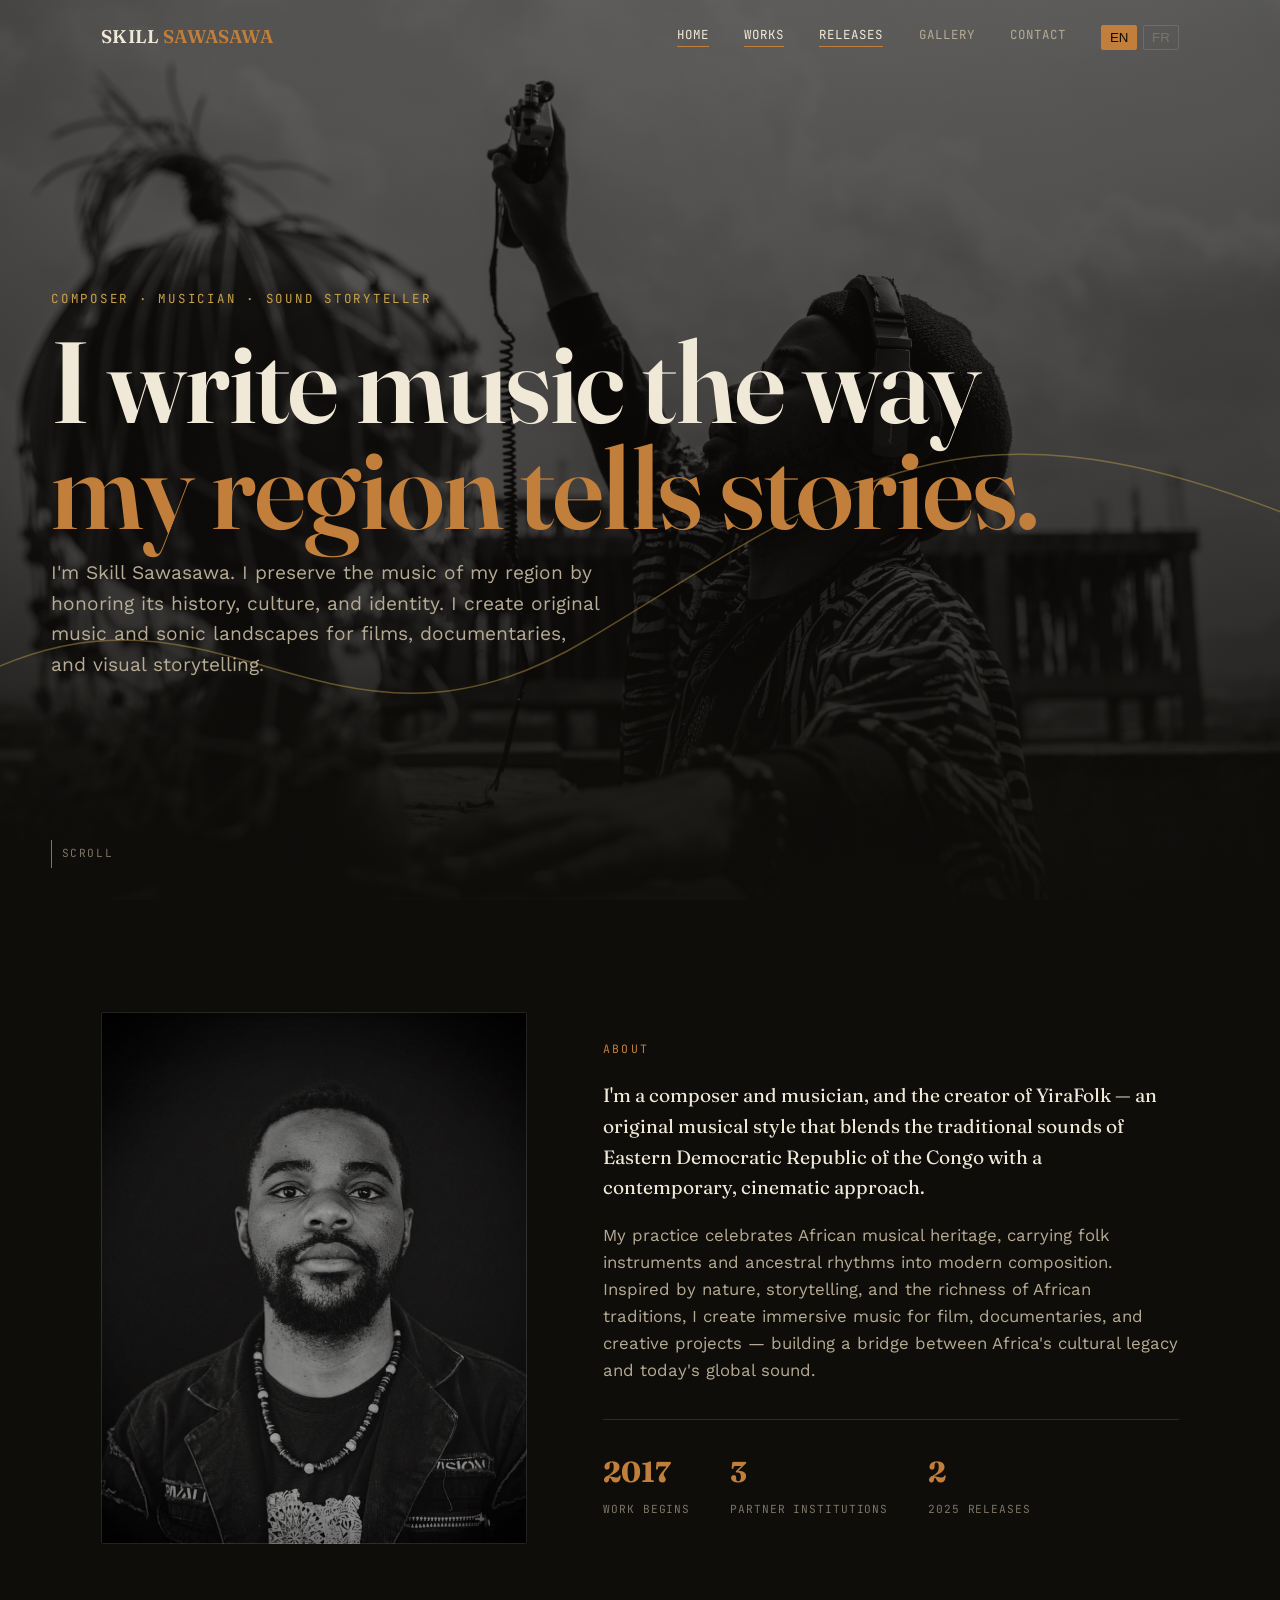
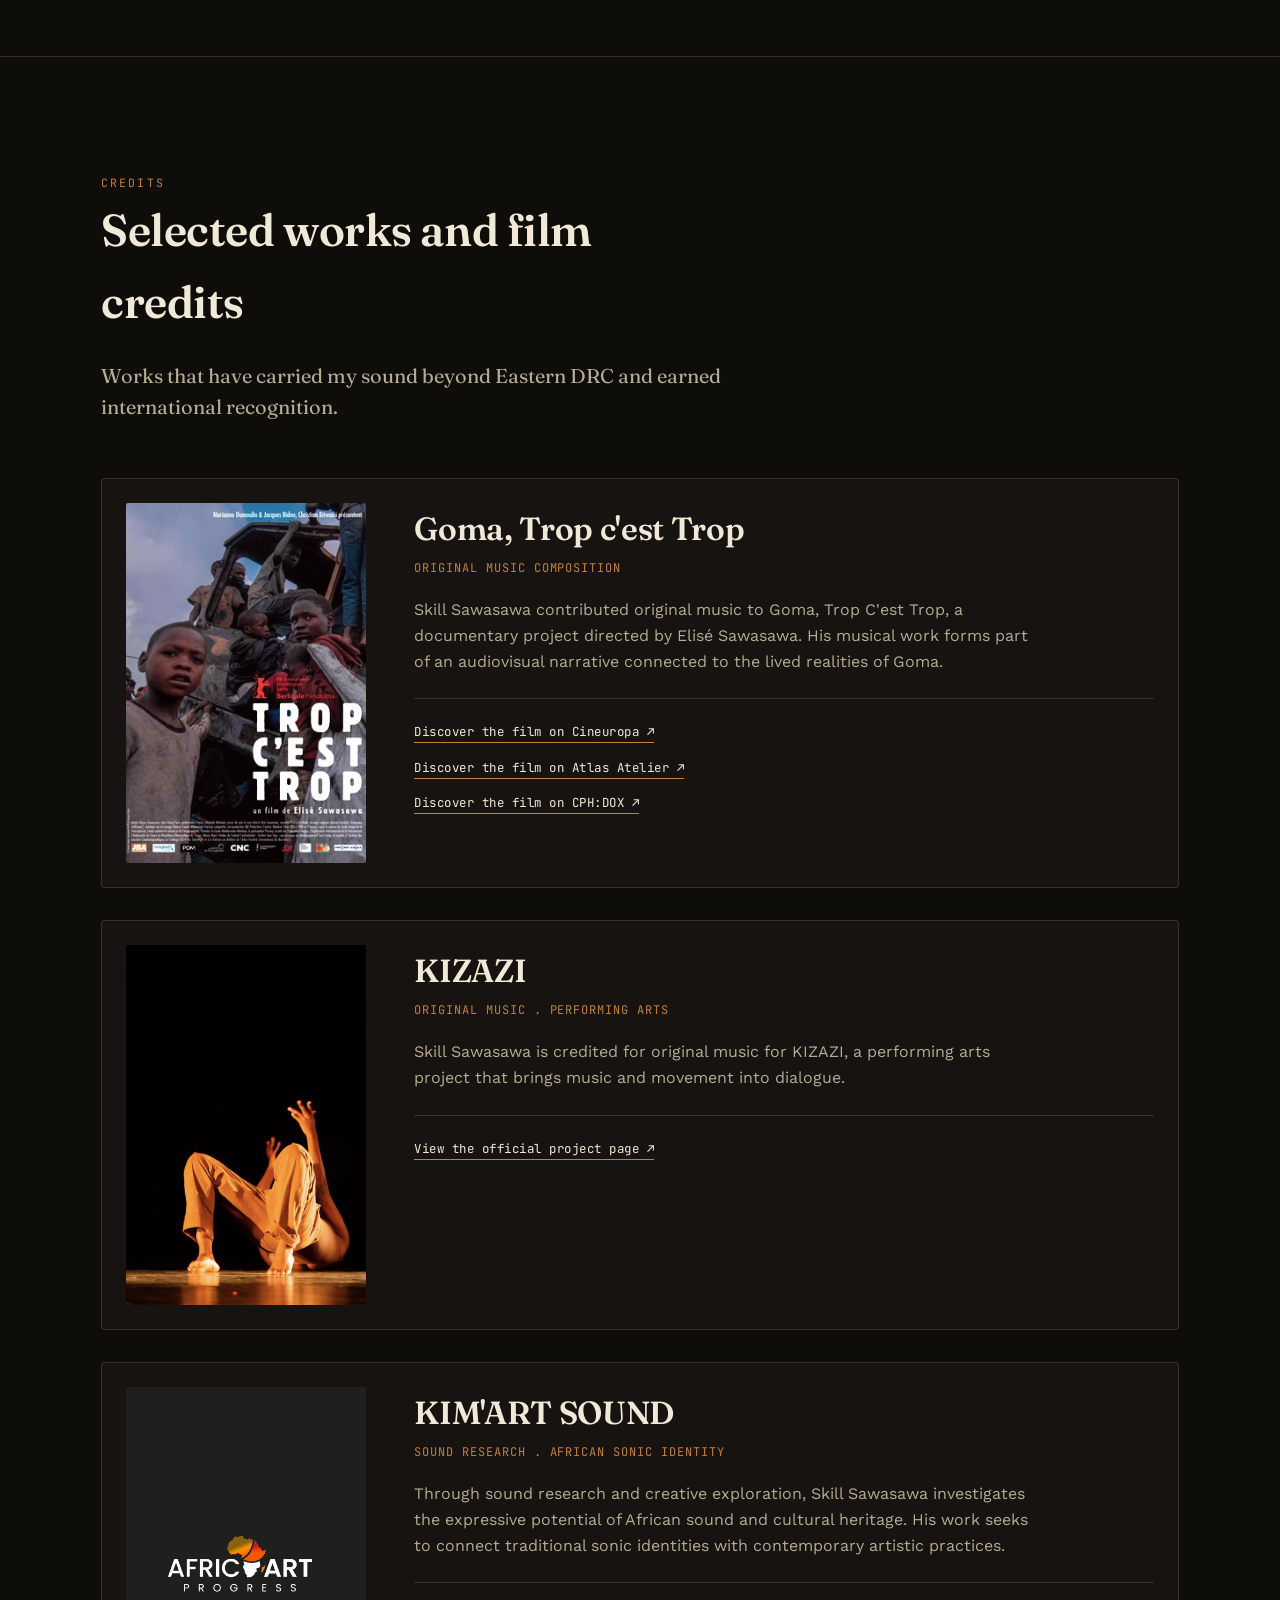
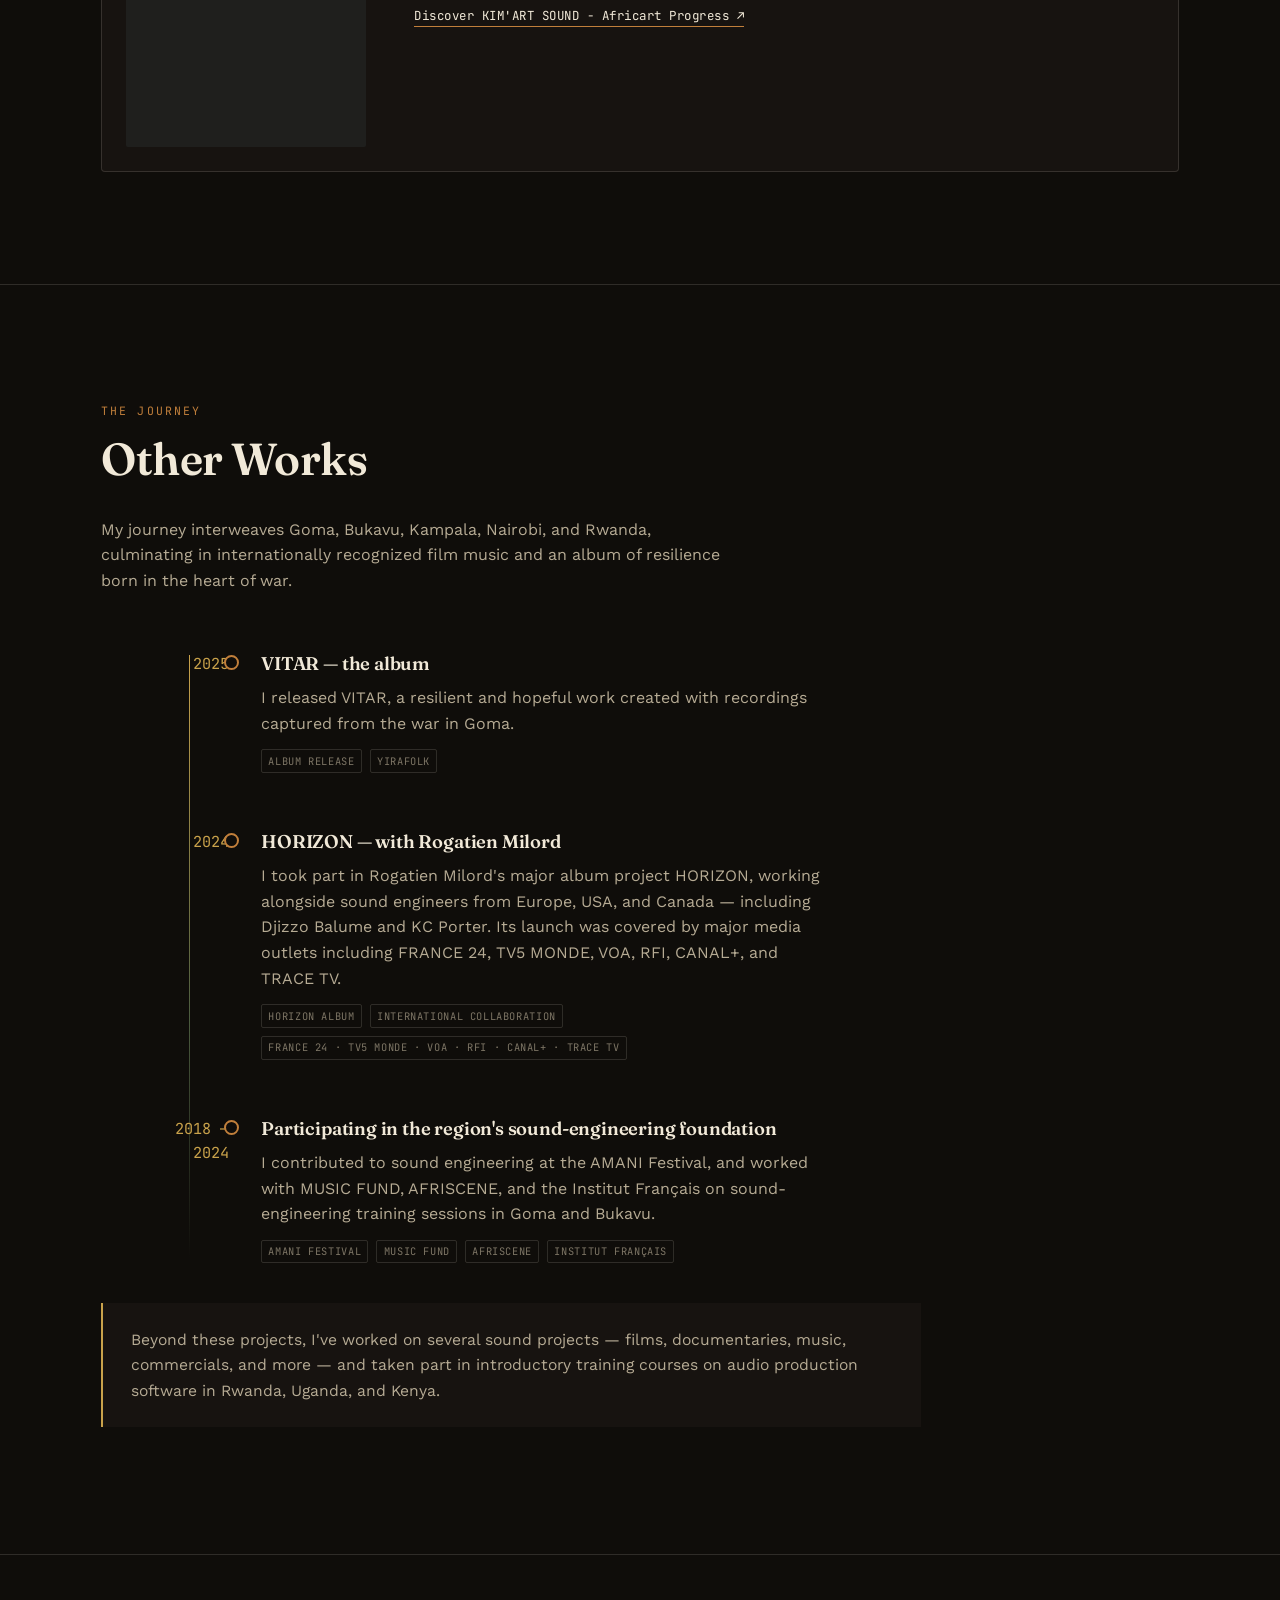
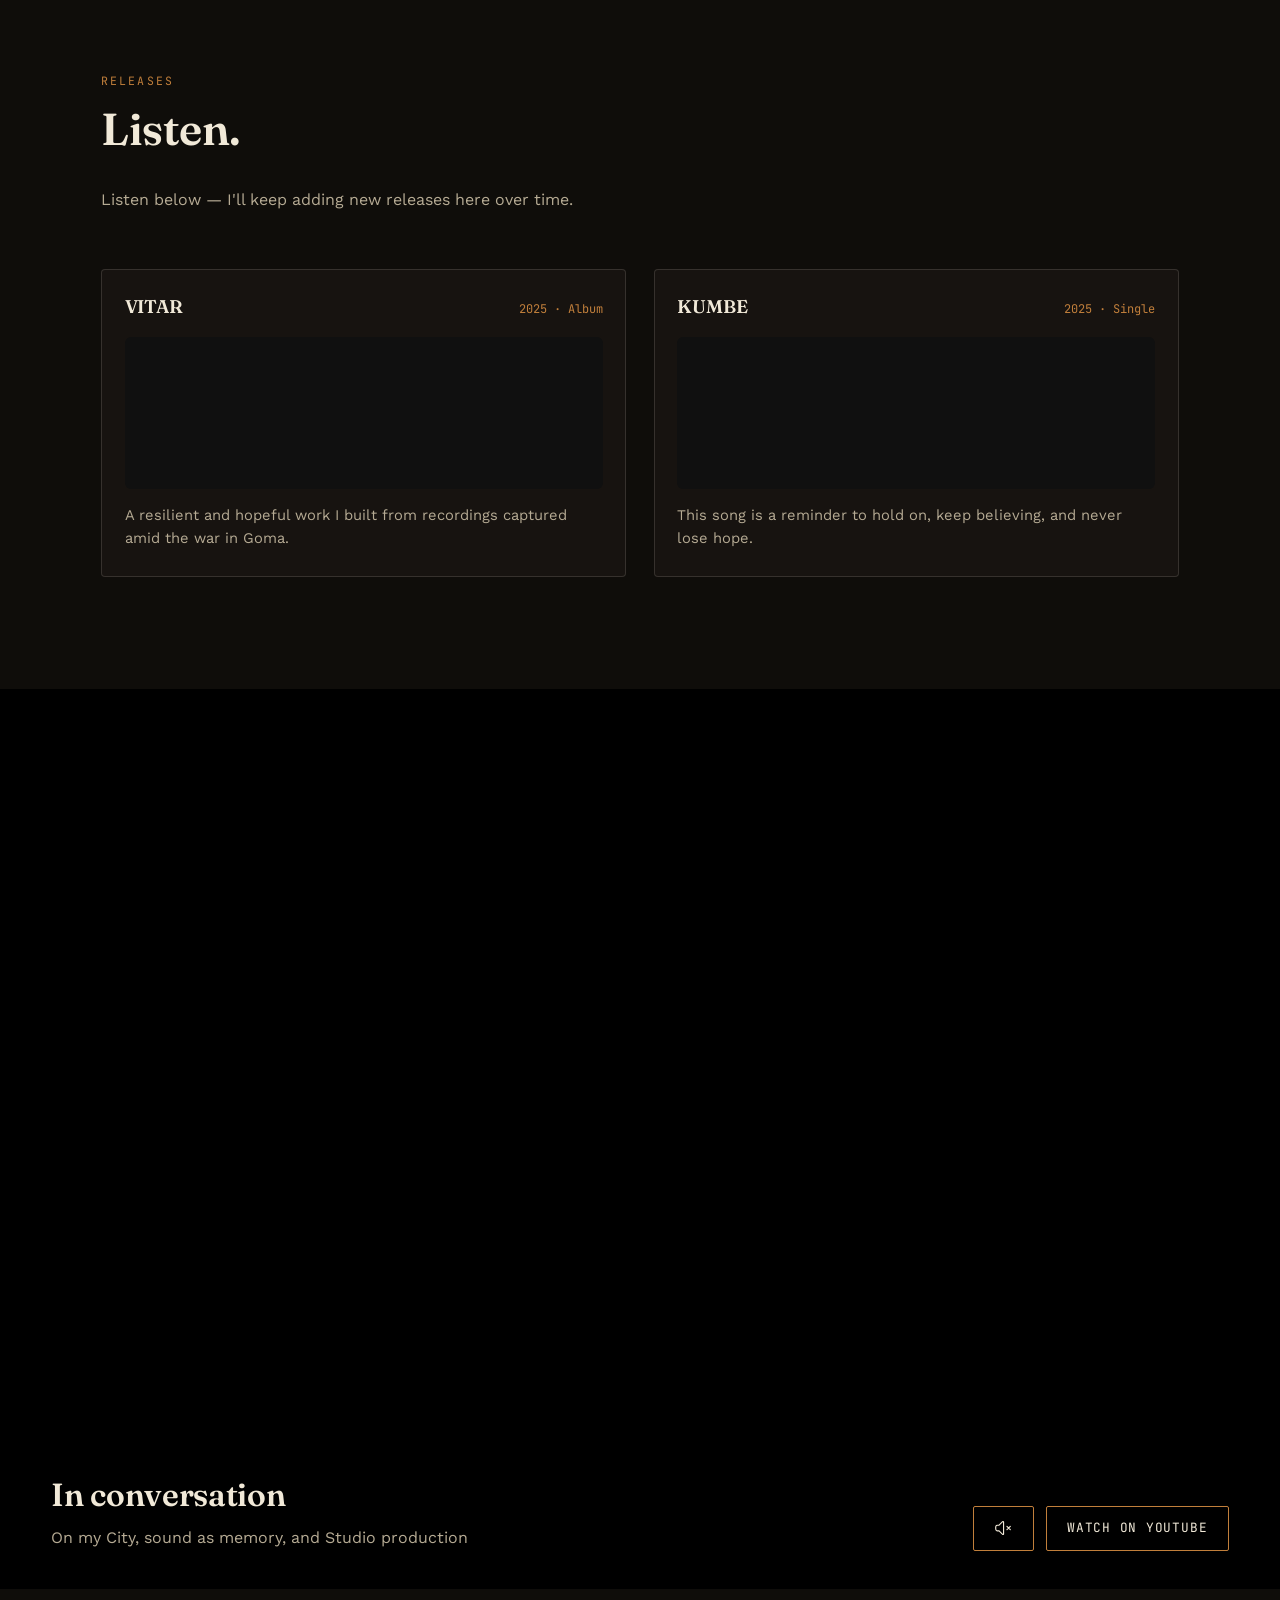
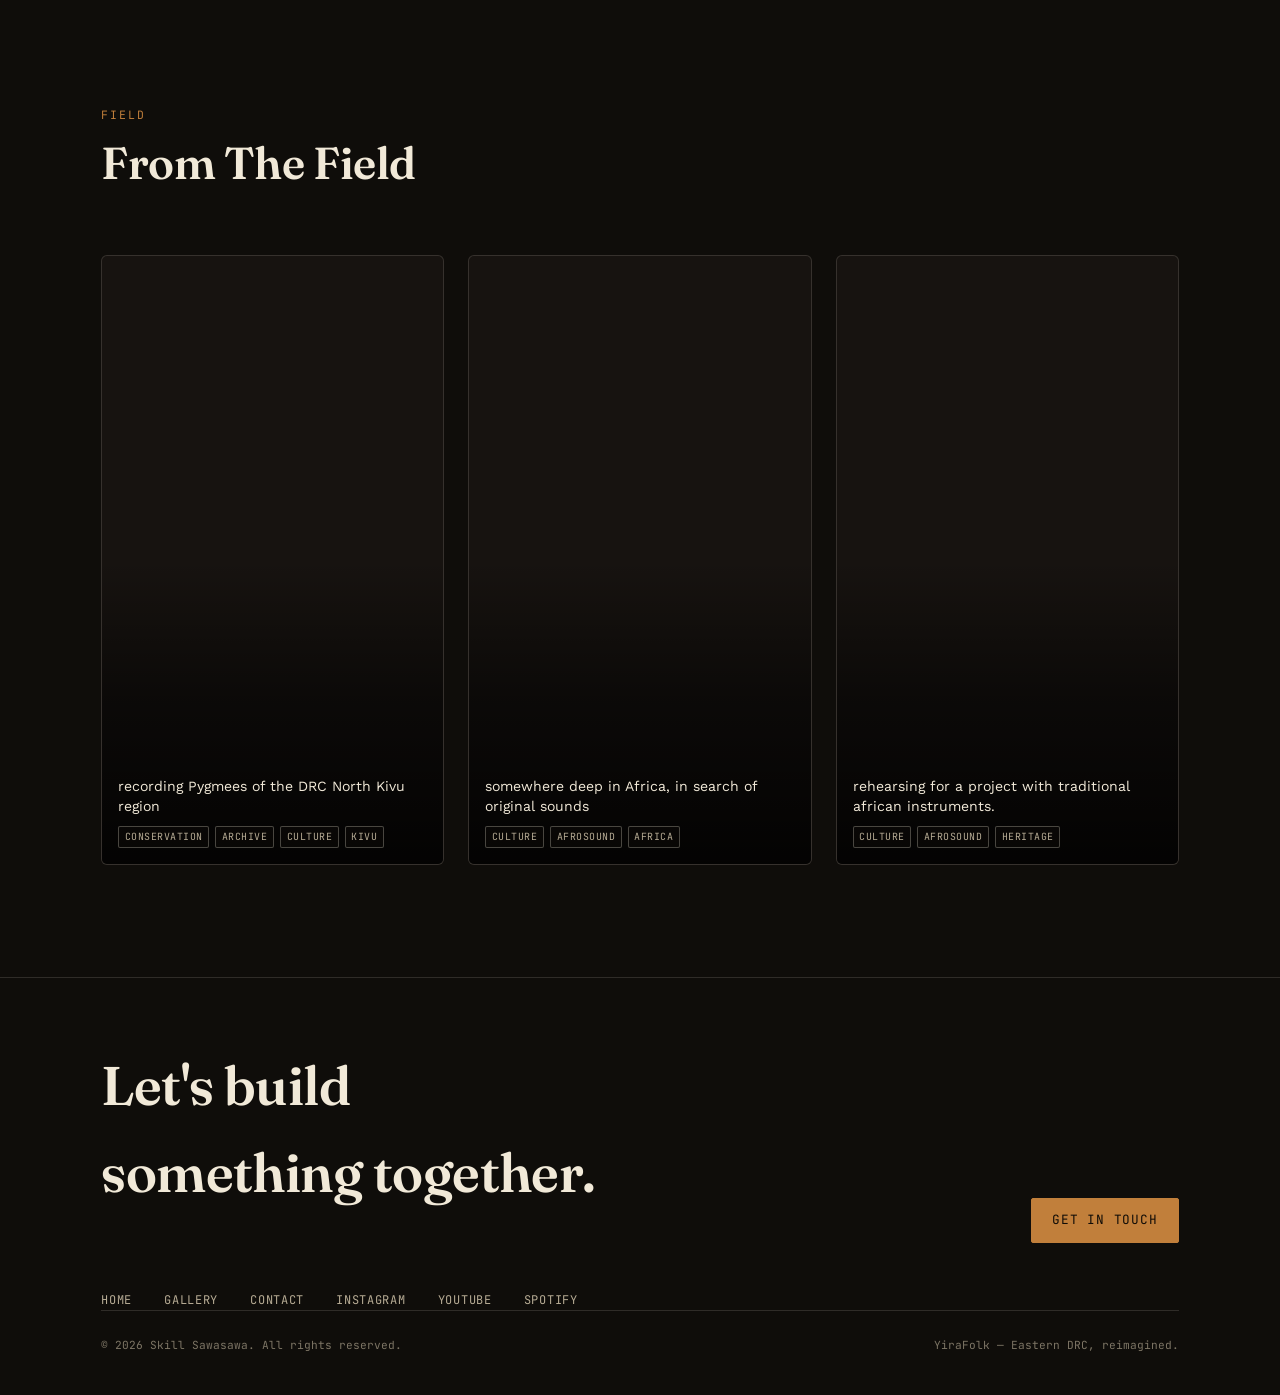
<file: index.html>
<!doctype html>
<html lang="en">
  <head>
    <meta charset="UTF-8" />
    <meta
      name="viewport"
      content="width=device-width, initial-scale=1.0"
    />
    <title>Skill Sawasawa — Composer &amp; Sound Storyteller</title>
    <meta
      name="description"
      content="I'm Skill Sawasawa — composer, musician, and creator of YiraFolk, a musical style blending Eastern DRC's traditional sound with a cinematic, contemporary approach."
    />

    <link
      rel="preconnect"
      href="https://fonts.googleapis.com"
    />
    <link
      rel="preconnect"
      href="https://fonts.gstatic.com"
      crossorigin
    />
    <link
      href="https://fonts.googleapis.com/css2?family=Fraunces:opsz,wght@9..144,400;9..144,500;9..144,600;9..144,700&family=Work+Sans:wght@300;400;500;600&family=JetBrains+Mono:wght@400;500&display=swap"
      rel="stylesheet"
    />
    <link
      rel="stylesheet"
      href="styles.css"
    />
  </head>
  <body>
    <!-- ============================= NAV ============================= -->
    <header class="site-header">
      <div class="container">
        <a
          href="index.html"
          class="brand"
        >
          SKILL
          <span>SAWASAWA</span>
        </a>
        <button
          class="nav-toggle"
          aria-label="Toggle menu"
          aria-expanded="false"
        >
          &#9776;
        </button>
        <ul class="nav-links">
          <li>
            <a
              href="index.html"
              data-i18n="nav.home"
            >
              Home
            </a>
          </li>
          <li>
            <a
              href="index.html#works"
              data-i18n="nav.works"
            >
              Works
            </a>
          </li>

          <li>
            <a
              href="index.html#releases"
              data-i18n="nav.releases"
            >
              Releases
            </a>
          </li>
          <li>
            <a
              href="gallery.html"
              data-i18n="nav.gallery"
            >
              Gallery
            </a>
          </li>
          <li>
            <a
              href="contact.html"
              data-i18n="nav.contact"
            >
              Contact
            </a>
          </li>
          <li class="lang-switch">
            <button
              data-lang="en"
              type="button"
            >
              EN
            </button>
            <button
              data-lang="fr"
              type="button"
            >
              FR
            </button>
          </li>
        </ul>
      </div>
    </header>

    <!-- ============================= HERO ============================= -->
    <section class="hero">
      <div class="hero-media">
        <!-- REPLACE: hero photo/still of Skill Sawasawa (performing, in studio, or a cinematic landscape still) -->
        <img
          src="../images/sawasawa with a recorder up in air with traditional drum next to him in frame.JPG"
          alt="Skill Sawasawa"
        />
      </div>

      <!-- Signature element: a hand-drawn "rhythm thread" — one continuous line
       standing in for a kora string / river course, echoed again as the
       timeline's connecting line further down the page. -->
      <svg
        class="hero-thread"
        viewBox="0 0 1200 800"
        preserveAspectRatio="none"
        aria-hidden="true"
      >
        <path
          id="thread-path"
          d="M -50 650 C 200 500, 300 750, 550 600 S 900 350, 1250 500"
          fill="none"
          stroke="#c9a24b"
          stroke-width="1.4"
          stroke-linecap="round"
          opacity="0.8"
        />
      </svg>

      <div class="hero-inner">
        <span
          class="hero-eyebrow"
          data-i18n="hero.eyebrow"
        >
          Composer &middot; Musician &middot; Creator of YiraFolk
        </span>
        <h1 data-i18n="hero.title">
          I write music
          <br />
          the way
          <em>my region tells stories.</em>
        </h1>
        <p
          class="hero-tagline"
          data-i18n="hero.tagline"
        >
          I'm Skill Sawasawa. Through YiraFolk, I carry the traditional sound of
          Eastern DRC into a cinematic, contemporary language for film and
          documentary work.
        </p>
      </div>

      <div class="scroll-cue">
        <span class="stem"></span>
        <span data-i18n="hero.scroll">Scroll</span>
      </div>
    </section>

    <!-- ============================= ABOUT ============================= -->
    <section id="about">
      <div class="container about">
        <div class="about-portrait">
          <!-- REPLACE: portrait photo -->
          <img
            src="../images/skill portrait.jpeg"
            alt="Portrait of Skill Sawasawa"
          />
        </div>
        <div class="about-copy">
          <span
            class="eyebrow"
            data-i18n="about.eyebrow"
          >
            About
          </span>
          <p data-i18n="about.p1">
            I'm a composer and musician, and the creator of YiraFolk — an
            original musical style that blends the traditional sounds of Eastern
            Democratic Republic of the Congo with a contemporary, cinematic
            approach.
          </p>
          <p data-i18n="about.p2">
            My practice celebrates African musical heritage, carrying folk
            instruments and ancestral rhythms into modern composition. Inspired
            by nature, storytelling, and the richness of African traditions, I
            create immersive music for film, documentaries, and creative
            projects — building a bridge between Africa's cultural legacy and
            today's global sound.
          </p>
          <div class="about-stats">
            <div>
              <strong data-i18n="about.stat1.value">2017</strong>
              <span data-i18n="about.stat1.label">Work begins</span>
            </div>
            <div>
              <strong data-i18n="about.stat2.value">3</strong>
              <span data-i18n="about.stat2.label">Partner institutions</span>
            </div>
            <div>
              <strong data-i18n="about.stat3.value">2</strong>
              <span data-i18n="about.stat3.label">2025 releases</span>
            </div>
          </div>
        </div>
      </div>
    </section>

    <hr class="divider" />

    <!-- ============================= SELECTED WORKS & FILM CREDITS ============================= -->
    <section id="works">
      <div class="container">
        <div class="section-head">
          <span
            class="eyebrow"
            data-i18n="works.eyebrow"
          >
            Credits
          </span>
          <h2 data-i18n="works.title">Selected works and film credits</h2>
          <p
            class="section-intro"
            data-i18n="works.intro"
          >
            Works that have carried my sound beyond Eastern DRC and earned
            international recognition.
          </p>
        </div>
        <div
          class="works-list"
          data-works
        >
          <!-- Populated by script.js from the WORKS array in data.js -->
        </div>
      </div>
    </section>

    <hr class="divider" />

    <!-- ============================= JOURNEY / TIMELINE ============================= -->
    <section id="journey">
      <div class="container">
        <div class="section-head">
          <span
            class="eyebrow"
            data-i18n="journey.eyebrow"
          >
            The Journey
          </span>
          <h2 data-i18n="journey.title">Other Works</h2>
          <p data-i18n="journey.intro"></p>
        </div>
        <ol
          class="timeline"
          data-timeline
        >
          <!-- Populated by script.js from the TIMELINE array in data.js -->
        </ol>
        <p
          class="journey-note"
          data-i18n="journey.note"
        >
          Beyond these projects, I've worked on several sound projects — films,
          documentaries, music, commercials, and more — and taken part in
          introductory training courses on audio production software in Rwanda,
          Uganda, and Kenya.
        </p>
      </div>
    </section>

    <hr class="divider" />

    <!-- ============================= RELEASES (Spotify) ============================= -->
    <section id="releases">
      <div class="container">
        <div class="section-head">
          <span
            class="eyebrow"
            data-i18n="releases.eyebrow"
          >
            Releases
          </span>
          <h2 data-i18n="releases.title">Listen.</h2>
          <p data-i18n="releases.intro">
            Listen below — I'll keep adding new releases here over time.
          </p>
        </div>
        <div
          class="releases-grid"
          data-releases
        >
          <!-- Populated by script.js from the RELEASES array in data.js -->
        </div>
      </div>
    </section>

    <!-- ============================= VIDEO INTERVIEW ============================= -->
    <section class="video-section">
      <div
        class="video-frame-wrap"
        data-video
      >
        <!-- Populated by script.js using INTERVIEW_VIDEO_ID in data.js -->
      </div>
      <div class="video-caption">
        <div>
          <h2 data-i18n="video.title">In conversation</h2>
          <p data-i18n="video.desc"></p>
        </div>

        <div class="video-caption-actions">
          <button
            class="btn"
            type="button"
            data-video-sound
            aria-pressed="false"
          ></button>
          <a
            class="btn"
            href="https://www.youtube.com/watch?v=gygSU9MCURU"
            target="_blank"
            rel="noopener"
            data-i18n="video.cta"
          >
            Watch on YouTube
          </a>
        </div>
      </div>
    </section>

    <section class="field-clips">
      <div class="container">
        <div class="section-head">
          <span
            class="eyebrow"
            data-i18n="clips.eyebrow"
          >
            Field
          </span>
          <h2 data-i18n="clips.title">From the field.</h2>
        </div>
        <div
          class="clips-grid"
          data-clips
        ></div>
      </div>
    </section>

    <!-- ============================= FOOTER ============================= -->
    <footer class="site-footer">
      <div class="container">
        <div class="footer-top">
          <h2 data-i18n="footer.heading">
            Let's build
            <br />
            something together.
          </h2>
          <a
            class="btn solid"
            href="mailto:jeremiahskill@gmail.com"
            data-i18n="footer.cta"
          >
            Get in touch
          </a>
        </div>
        <ul class="footer-links">
          <li>
            <a
              href="index.html"
              data-i18n="nav.home"
            >
              Home
            </a>
          </li>
          <li>
            <a
              href="gallery.html"
              data-i18n="nav.gallery"
            >
              Gallery
            </a>
          </li>
          <li>
            <a
              href="contact.html"
              data-i18n="nav.contact"
            >
              Contact
            </a>
          </li>
          <li>
            <a
              href="https://www.instagram.com/skillsawa2"
              target="_blank"
              rel="noopener"
            >
              Instagram
            </a>
          </li>
          <li>
            <a
              href="https://www.youtube.com/@Skillsawa"
              target="_blank"
              rel="noopener"
            >
              YouTube
            </a>
          </li>
          <li>
            <a
              href="https://open.spotify.com/artist/1hZqcgE8cB8fwOdOrqfgVv"
              target="_blank"
              rel="noopener"
            >
              Spotify
            </a>
          </li>
        </ul>
        <div class="footer-bottom">
          <span>
            &copy;
            <span data-year></span>
            Skill Sawasawa. All rights reserved.
          </span>
          <span data-i18n="footer.tagline">
            YiraFolk — Eastern DRC, reimagined.
          </span>
        </div>
      </div>
    </footer>

    <script src="i18n.js"></script>
    <script src="data.js"></script>
    <script src="script.js"></script>
    <script>
      // Subtle ambient drift on the hero thread — decorative only.
      (function () {
        const path = document.getElementById("thread-path");
        if (
          !path ||
          window.matchMedia("(prefers-reduced-motion: reduce)").matches
        )
          return;
        const len = path.getTotalLength();
        path.style.strokeDasharray = len;
        path.style.strokeDashoffset = len;
        path.animate([{ strokeDashoffset: len }, { strokeDashoffset: 0 }], {
          duration: 3200,
          easing: "ease-out",
          fill: "forwards",
        });
      })();
    </script>
    <script
      async
      src="//www.instagram.com/embed.js"
    ></script>
  </body>
</html>
</file>
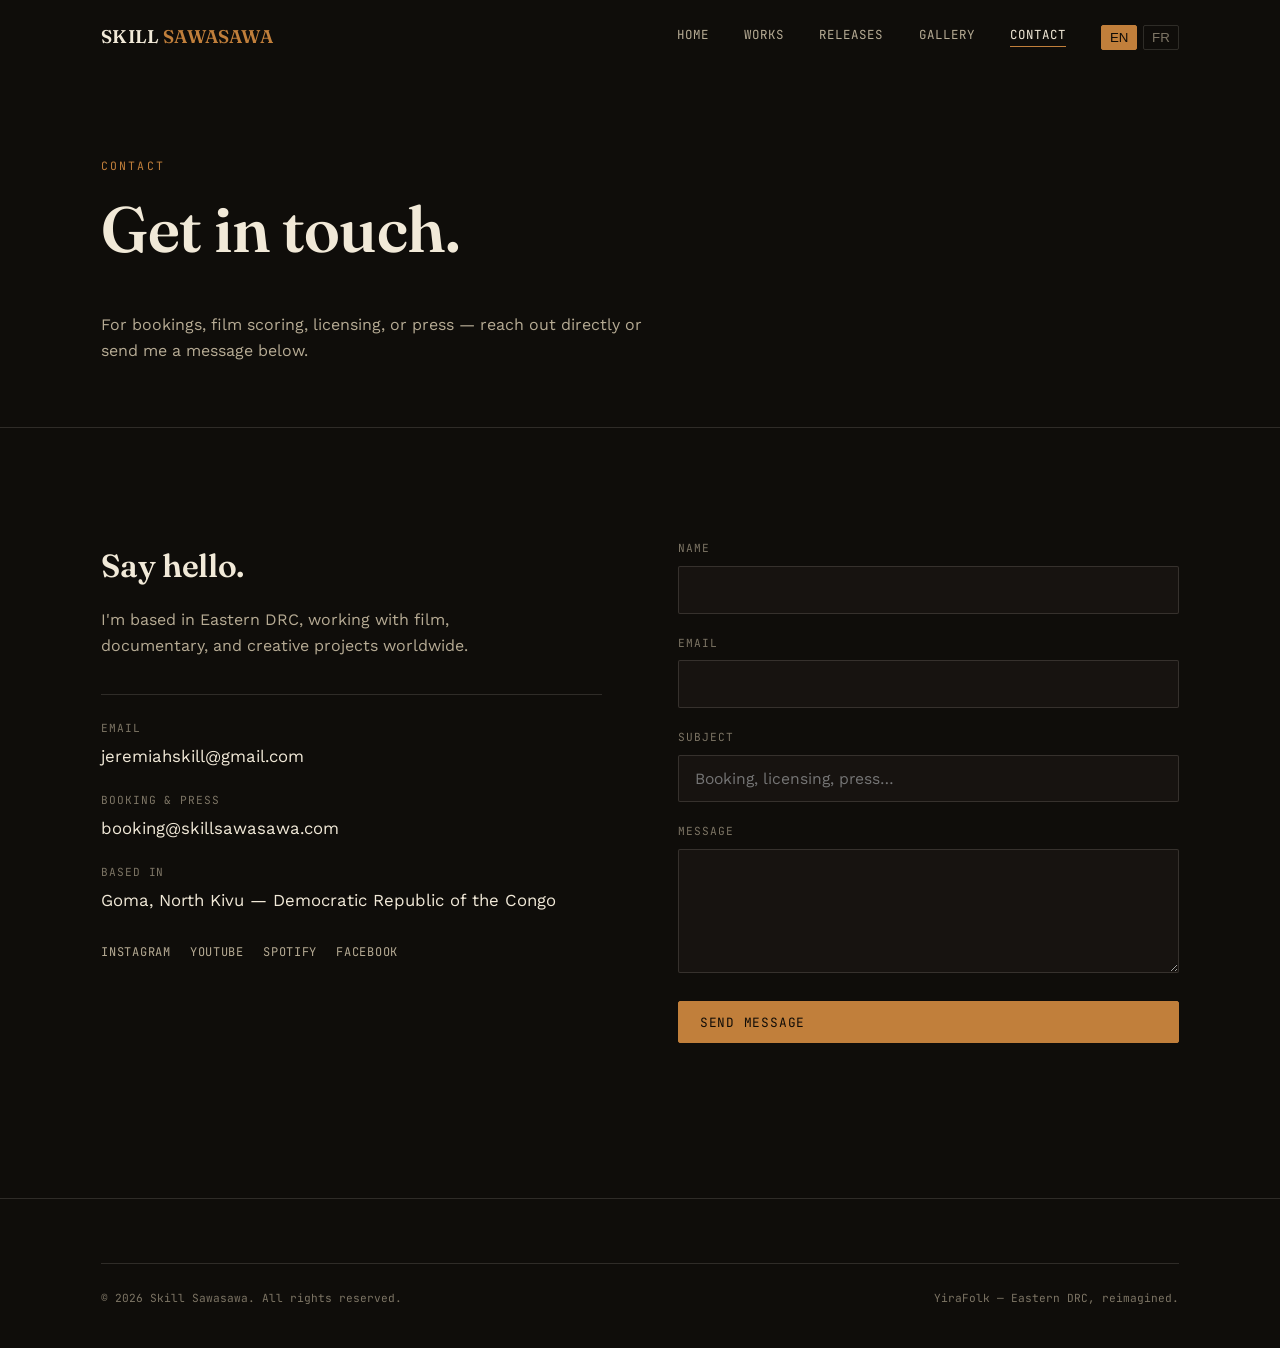
<file: contact.html>
<!doctype html>
<html lang="en">
  <head>
    <meta charset="UTF-8" />
    <meta
      name="viewport"
      content="width=device-width, initial-scale=1.0"
    />
    <title>Contact — Skill Sawasawa</title>
    <meta
      name="description"
      content="Get in touch with Skill Sawasawa for bookings, film scoring, and collaborations."
    />

    <link
      rel="preconnect"
      href="https://fonts.googleapis.com"
    />
    <link
      rel="preconnect"
      href="https://fonts.gstatic.com"
      crossorigin
    />
    <link
      href="https://fonts.googleapis.com/css2?family=Fraunces:opsz,wght@9..144,400;9..144,500;9..144,600;9..144,700&family=Work+Sans:wght@300;400;500;600&family=JetBrains+Mono:wght@400;500&display=swap"
      rel="stylesheet"
    />
    <link
      rel="stylesheet"
      href="styles.css"
    />
  </head>
  <body>
    <header class="site-header is-scrolled">
      <div class="container">
        <a
          href="index.html"
          class="brand"
        >
          SKILL
          <span>SAWASAWA</span>
        </a>
        <button
          class="nav-toggle"
          aria-label="Toggle menu"
          aria-expanded="false"
        >
          &#9776;
        </button>
        <ul class="nav-links">
          <li>
            <a
              href="index.html"
              data-i18n="nav.home"
            >
              Home
            </a>
          </li>
          <li>
            <a
              href="index.html#works"
              data-i18n="nav.works"
            >
              Works
            </a>
          </li>
          <li>
            <a
              href="index.html#releases"
              data-i18n="nav.releases"
            >
              Releases
            </a>
          </li>
          <li>
            <a
              href="gallery.html"
              data-i18n="nav.gallery"
            >
              Gallery
            </a>
          </li>
          <li>
            <a
              href="contact.html"
              data-i18n="nav.contact"
            >
              Contact
            </a>
          </li>
          <li class="lang-switch">
            <button
              data-lang="en"
              type="button"
            >
              EN
            </button>
            <button
              data-lang="fr"
              type="button"
            >
              FR
            </button>
          </li>
        </ul>
      </div>
    </header>

    <section class="page-hero">
      <div class="container">
        <span
          class="eyebrow"
          data-i18n="contacthero.eyebrow"
        >
          Contact
        </span>
        <h1 data-i18n="contacthero.title">Get in touch.</h1>
        <p data-i18n="contacthero.desc">
          For bookings, film scoring, licensing, or press — reach out directly
          or send me a message below.
        </p>
      </div>
    </section>

    <section>
      <div class="container contact-grid">
        <div class="contact-info">
          <h2 data-i18n="contact.sayhello">Say hello.</h2>
          <p data-i18n="contact.intro">
            I'm based in Eastern DRC, working with film, documentary, and
            creative projects worldwide.
          </p>

          <dl class="contact-detail">
            <dt data-i18n="contact.label.email">Email</dt>
            <dd>
              <a
                href="mailto:
jeremiahskill@gmail.com"
              >
                jeremiahskill@gmail.com
              </a>
            </dd>

            <dt data-i18n="contact.label.booking">Booking &amp; press</dt>
            <!-- REPLACE with real email or contact person -->
            <dd>
              <a href="mailto:booking@skillsawasawa.com">
                booking@skillsawasawa.com
              </a>
            </dd>

            <dt data-i18n="contact.label.based">Based in</dt>
            <!-- REPLACE with real location if desired -->
            <dd data-i18n="contact.based.value">
              Goma, North Kivu — Democratic Republic of the Congo
            </dd>
          </dl>

          <div class="social-row">
            <!-- REPLACE all with real profile URLs -->
            <a
              href="https://www.instagram.com/skillsawa2"
              target="_blank"
              rel="noopener"
            >
              Instagram
            </a>
            <a
              href="https://www.youtube.com/@Skillsawa"
              target="_blank"
              rel="noopener"
            >
              YouTube
            </a>
            <a
              href="https://open.spotify.com/artist/1hZqcgE8cB8fwOdOrqfgVv"
              target="_blank"
              rel="noopener"
            >
              Spotify
            </a>
            <a
              href="https://www.facebook.com/jeremiah.gonly"
              target="_blank"
              rel="noopener"
            >
              Facebook
            </a>
          </div>
        </div>

        <form
          class="contact-form"
          data-contact-form
        >
          <!--
        This form currently has no backend — see contact.js for two options
        to wire it up (form service like Formspree, or a custom endpoint).
      -->
          <div class="field">
            <label
              for="name"
              data-i18n="contact.form.name"
            >
              Name
            </label>
            <input
              type="text"
              id="name"
              name="name"
              required
            />
          </div>
          <div class="field">
            <label
              for="email"
              data-i18n="contact.form.email"
            >
              Email
            </label>
            <input
              type="email"
              id="email"
              name="email"
              required
            />
          </div>
          <div class="field">
            <label
              for="subject"
              data-i18n="contact.form.subject"
            >
              Subject
            </label>
            <input
              type="text"
              id="subject"
              name="subject"
              data-i18n-placeholder="contact.form.subject.placeholder"
              placeholder="Booking, licensing, press…"
            />
          </div>
          <div class="field">
            <label
              for="message"
              data-i18n="contact.form.message"
            >
              Message
            </label>
            <textarea
              id="message"
              name="message"
              rows="5"
              required
            ></textarea>
          </div>
          <button
            type="submit"
            class="btn solid"
            data-i18n="contact.form.submit"
          >
            Send message
          </button>
          <p
            class="form-note"
            data-form-status
          ></p>
        </form>
      </div>
    </section>

    <footer class="site-footer">
      <div class="container">
        <div class="footer-bottom">
          <span>
            &copy;
            <span data-year></span>
            Skill Sawasawa. All rights reserved.
          </span>
          <span data-i18n="footer.tagline">
            YiraFolk — Eastern DRC, reimagined.
          </span>
        </div>
      </div>
    </footer>

    <script src="i18n.js"></script>
    <script src="data.js"></script>
    <script src="script.js"></script>
    <script src="contact.js"></script>
  </body>
</html>
</file>
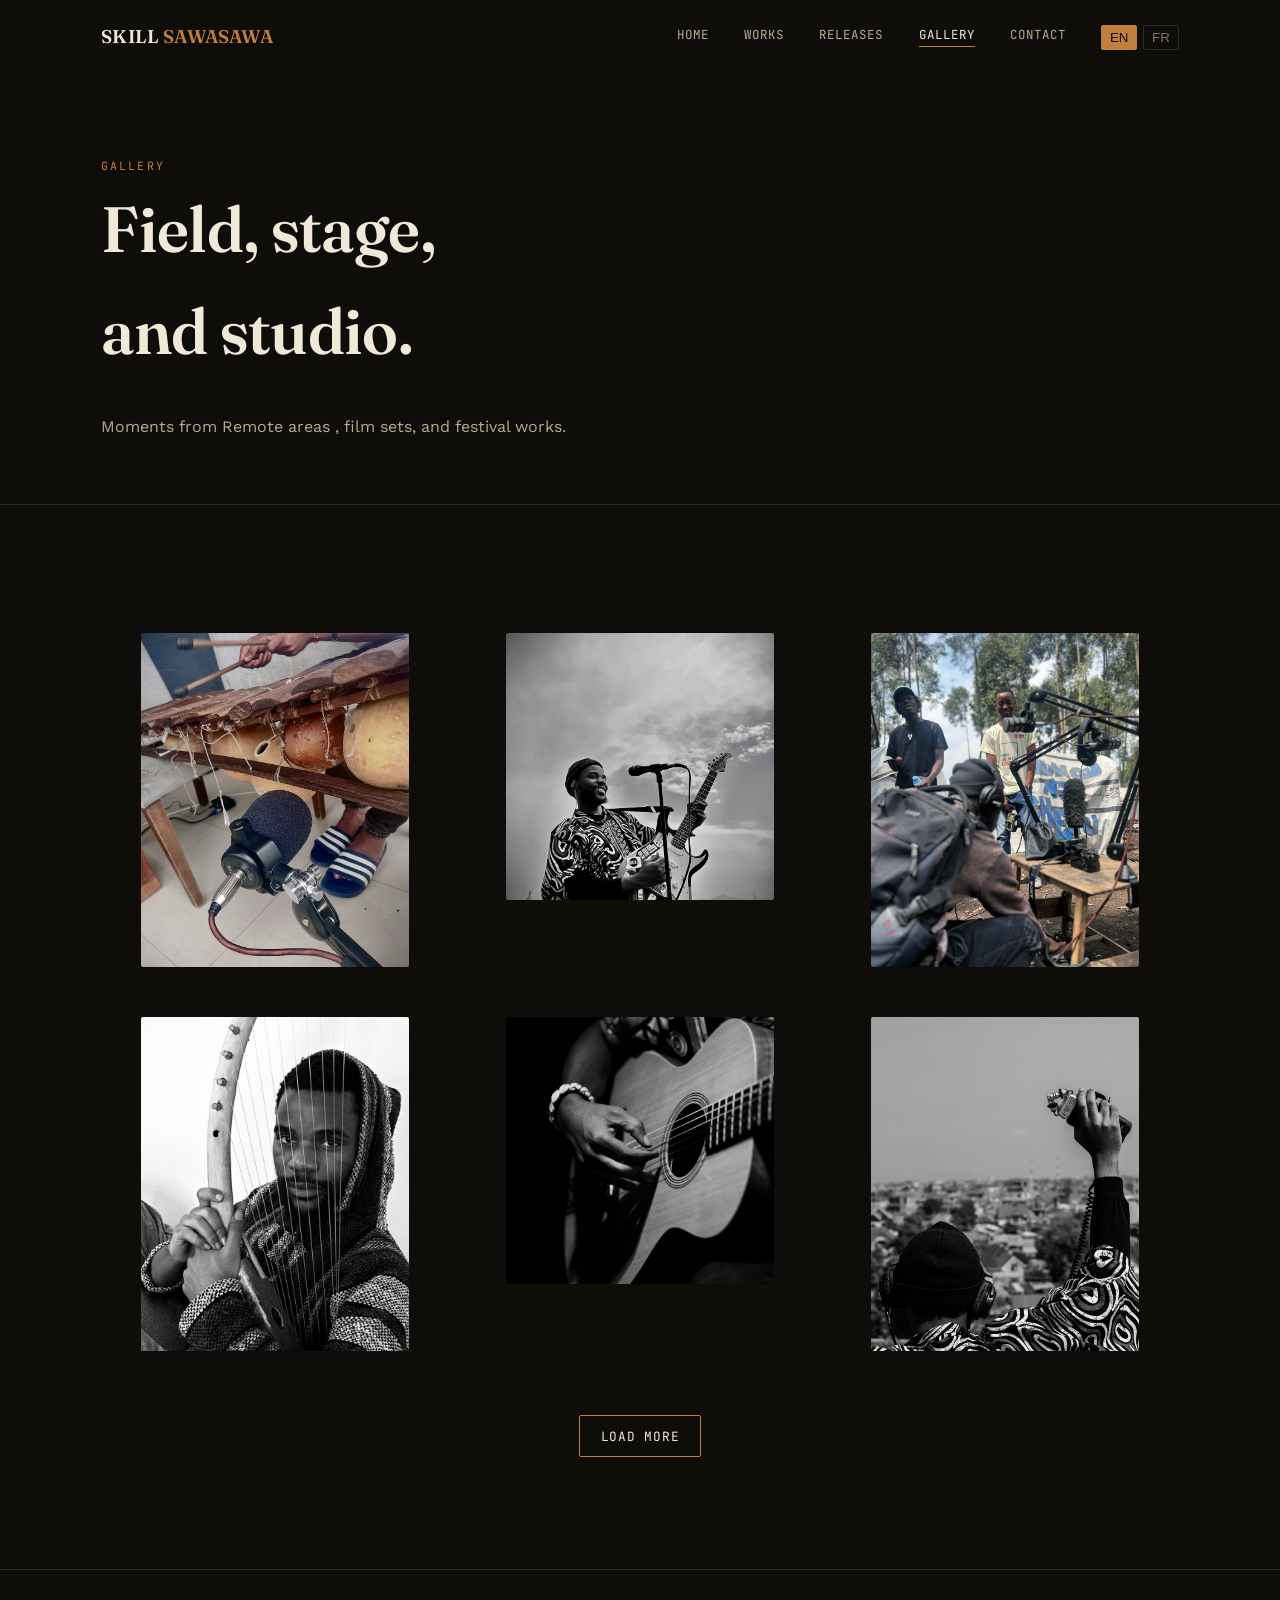
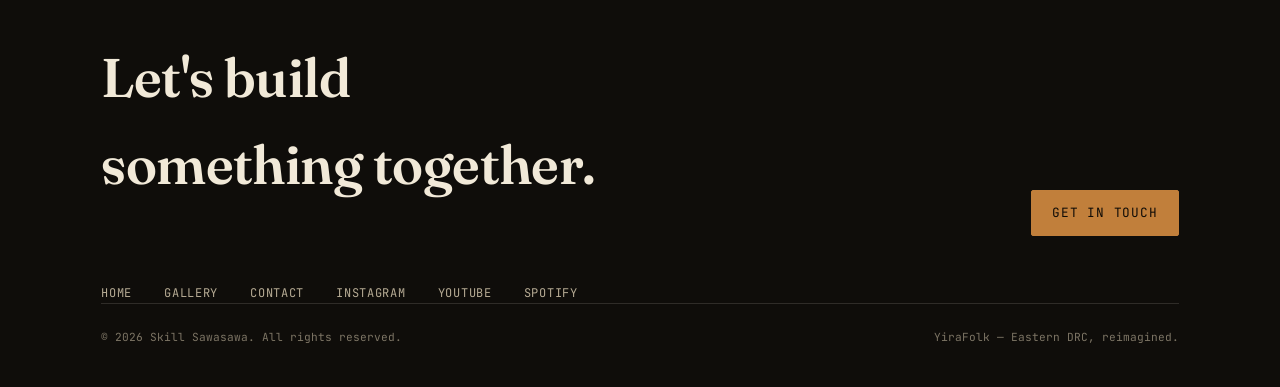
<file: gallery.html>
<!doctype html>
<html lang="en">
  <head>
    <meta charset="UTF-8" />
    <meta
      name="viewport"
      content="width=device-width, initial-scale=1.0"
    />
    <title>Gallery — Skill Sawasawa</title>
    <meta
      name="description"
      content="Photos from studio sessions, live performances, and film work by Skill Sawasawa."
    />

    <link
      rel="preconnect"
      href="https://fonts.googleapis.com"
    />
    <link
      rel="preconnect"
      href="https://fonts.gstatic.com"
      crossorigin
    />
    <link
      href="https://fonts.googleapis.com/css2?family=Fraunces:opsz,wght@9..144,400;9..144,500;9..144,600;9..144,700&family=Work+Sans:wght@300;400;500;600&family=JetBrains+Mono:wght@400;500&display=swap"
      rel="stylesheet"
    />
    <link
      rel="stylesheet"
      href="styles.css"
    />
  </head>
  <body>
    <header class="site-header is-scrolled">
      <div class="container">
        <a
          href="index.html"
          class="brand"
        >
          SKILL
          <span>SAWASAWA</span>
        </a>
        <button
          class="nav-toggle"
          aria-label="Toggle menu"
          aria-expanded="false"
        >
          &#9776;
        </button>
        <ul class="nav-links">
          <li>
            <a
              href="index.html"
              data-i18n="nav.home"
            >
              Home
            </a>
          </li>
          <li>
            <a
              href="index.html#works"
              data-i18n="nav.works"
            >
              Works
            </a>
          </li>
          <li>
            <a
              href="index.html#releases"
              data-i18n="nav.releases"
            >
              Releases
            </a>
          </li>
          <li>
            <a
              href="gallery.html"
              data-i18n="nav.gallery"
            >
              Gallery
            </a>
          </li>
          <li>
            <a
              href="contact.html"
              data-i18n="nav.contact"
            >
              Contact
            </a>
          </li>
          <li class="lang-switch">
            <button
              data-lang="en"
              type="button"
            >
              EN
            </button>
            <button
              data-lang="fr"
              type="button"
            >
              FR
            </button>
          </li>
        </ul>
      </div>
    </header>

    <section class="page-hero">
      <div class="container">
        <span
          class="eyebrow"
          data-i18n="galleryhero.eyebrow"
        >
          Gallery
        </span>
        <h1 data-i18n="galleryhero.title">
          Studio, stage,
          <br />
          and field.
        </h1>
        <p data-i18n="galleryhero.desc">
          Moments from festival work, film sets, and the sound of Eastern DRC
          captured in the field.
        </p>
      </div>
    </section>

    <section>
      <div class="container">
        <div
          class="gallery-grid"
          data-gallery-grid
        >
          <!-- Populated by gallery.js from GALLERY_IMAGES in data.js -->
        </div>
        <div class="gallery-load-more">
          <button
            class="btn"
            data-gallery-more
            data-i18n="gallery.loadmore"
          >
            Load more
          </button>
        </div>
        <p
          class="gallery-empty-note"
          data-gallery-empty
          data-i18n="gallery.empty"
          style="display: none"
        >
          That's the full gallery — check back for more.
        </p>
      </div>
    </section>

    <footer class="site-footer">
      <div class="container">
        <div class="footer-top">
          <h2 data-i18n="footer.heading">
            Let's build
            <br />
            something together.
          </h2>
          <a
            class="btn solid"
            href="contact.html"
            data-i18n="footer.cta"
          >
            Get in touch
          </a>
        </div>
        <ul class="footer-links">
          <li>
            <a
              href="index.html"
              data-i18n="nav.home"
            >
              Home
            </a>
          </li>
          <li>
            <a
              href="gallery.html"
              data-i18n="nav.gallery"
            >
              Gallery
            </a>
          </li>
          <li>
            <a
              href="contact.html"
              data-i18n="nav.contact"
            >
              Contact
            </a>
          </li>
          <!-- REPLACE with real social URLs -->
          <li>
            <a
              href="https://www.instagram.com/skillsawa2"
              target="_blank"
              rel="noopener"
            >
              Instagram
            </a>
          </li>
          <li>
            <a
              href="https://www.youtube.com/@Skillsawa"
              target="_blank"
              rel="noopener"
            >
              YouTube
            </a>
          </li>
          <li>
            <a
              href="https://open.spotify.com/artist/1hZqcgE8cB8fwOdOrqfgVv"
              target="_blank"
              rel="noopener"
            >
              Spotify
            </a>
          </li>
        </ul>
        <div class="footer-bottom">
          <span>
            &copy;
            <span data-year></span>
            Skill Sawasawa. All rights reserved.
          </span>
          <span data-i18n="footer.tagline">
            YiraFolk — Eastern DRC, reimagined.
          </span>
        </div>
      </div>
    </footer>

    <script src="i18n.js"></script>
    <script src="data.js"></script>
    <script src="script.js"></script>
    <script src="gallery.js"></script>
  </body>
</html>
</file>
<file: styles.css>
/* =========================================================================
   SKILL SAWASAWA — design tokens
   Palette drawn from Eastern DRC landscape + cinema:
   night forest black, laterite-soil ochre, deep foliage green,
   oxblood (resilience / VITAR), bone ink, worn-gold thread.
   ========================================================================= */

:root {
  --bg: #0f0d0a; /* night-forest black */
  --bg-alt: #171310; /* raised panel */
  --bg-alt-2: #1e1a14; /* raised panel, lighter */
  --ink: #f1e9d8; /* bone / cream */
  --ink-muted: #b6ab94; /* muted bone */
  --ink-dim: #7d7565; /* captions / metadata */
  --clay: #c17f3b; /* laterite soil — primary accent */
  --clay-dim: #8a5b2b;
  --forest: #4c5c3f; /* foliage — secondary */
  --forest-lt: #6c7f59;
  --oxblood: #7c2c1d; /* resilience accent — used sparingly (VITAR) */
  --gold: #c9a24b; /* thread / signature line */
  --line: rgba(241, 233, 216, 0.14);

  --display: "Fraunces", "Iowan Old Style", Georgia, serif;
  --body: "Work Sans", -apple-system, "Helvetica Neue", Arial, sans-serif;
  --mono: "JetBrains Mono", "SFMono-Regular", Menlo, monospace;

  --container: 1180px;
  --gutter: clamp(1.25rem, 4vw, 3.5rem);
}

* {
  box-sizing: border-box;
}
html {
  scroll-behavior: smooth;
}
@media (prefers-reduced-motion: reduce) {
  html {
    scroll-behavior: auto;
  }
  * {
    animation-duration: 0.01ms !important;
    animation-iteration-count: 1 !important;
    transition-duration: 0.01ms !important;
  }
}

body {
  margin: 0;
  background: var(--bg);
  color: var(--ink);
  font-family: var(--body);
  font-size: 16px;
  line-height: 1.6;
  -webkit-font-smoothing: antialiased;
}

img {
  max-width: 100%;
  display: block;
}
a {
  color: inherit;
  text-decoration: none;
}

h1,
h2,
h3,
h4 {
  font-family: var(--display);
  font-weight: 600;
  margin: 0 0 0.5em;
  letter-spacing: -0.01em;
  color: var(--ink);
}

.eyebrow {
  font-family: var(--mono);
  font-size: 0.72rem;
  letter-spacing: 0.18em;
  text-transform: uppercase;
  color: var(--clay);
}

.container {
  max-width: var(--container);
  margin: 0 auto;
  padding: 0 var(--gutter);
}

/* focus visibility ------------------------------------------------------- */
a:focus-visible,
button:focus-visible,
input:focus-visible,
textarea:focus-visible {
  outline: 2px solid var(--gold);
  outline-offset: 3px;
}

/* buttons ----------------------------------------------------------------*/
.btn {
  display: inline-flex;
  align-items: center;
  gap: 0.6em;
  font-family: var(--mono);
  font-size: 0.8rem;
  letter-spacing: 0.06em;
  text-transform: uppercase;
  padding: 0.9em 1.6em;
  border: 1px solid var(--clay);
  border-radius: 2px;
  color: var(--ink);
  background: transparent;
  cursor: pointer;
  transition:
    background 0.25s ease,
    color 0.25s ease,
    border-color 0.25s ease;
}
.btn:hover {
  background: var(--clay);
  color: #100c07;
}
.btn.solid {
  background: var(--clay);
  color: #100c07;
}
.btn.solid:hover {
  background: var(--gold);
  border-color: var(--gold);
}

/* =========================================================================
   NAV
   ========================================================================= */
.site-header {
  position: fixed;
  top: 0;
  left: 0;
  right: 0;
  z-index: 100;
  padding: 1.4rem 0;
  transition:
    background 0.35s ease,
    padding 0.35s ease,
    border-color 0.35s ease;
  border-bottom: 1px solid transparent;
}
.site-header.is-scrolled {
  background: rgba(15, 13, 10, 0.92);
  backdrop-filter: blur(8px);
  padding: 0.9rem 0;
  border-bottom: 1px solid var(--line);
}
.site-header .container {
  display: flex;
  align-items: center;
  justify-content: space-between;
}
.brand {
  font-family: var(--display);
  font-size: 1.15rem;
  font-weight: 600;
  letter-spacing: 0.01em;
}
.brand span {
  color: var(--clay);
}

.nav-links {
  display: flex;
  gap: 2.2rem;
  list-style: none;
  margin: 0;
  padding: 0;
  font-family: var(--mono);
  font-size: 0.78rem;
  letter-spacing: 0.08em;
  text-transform: uppercase;
}
.nav-links a {
  position: relative;
  color: var(--ink-muted);
  padding-bottom: 4px;
}
.nav-links a:hover,
.nav-links a.active {
  color: var(--ink);
}
.nav-links a.active::after {
  content: "";
  position: absolute;
  left: 0;
  right: 0;
  bottom: 0;
  height: 1px;
  background: var(--clay);
}

.nav-toggle {
  display: none;
  background: none;
  border: 0;
  color: var(--ink);
  font-size: 1.4rem;
  cursor: pointer;
}

/* language switch --------------------------------------------------------*/
.lang-switch {
  display: flex;
  align-items: center;
  gap: 0.35rem;
  font-family: var(--mono);
  font-size: 0.7rem;
  letter-spacing: 0.06em;
}
.lang-switch button {
  background: none;
  border: 1px solid var(--line);
  color: var(--ink-dim);
  padding: 0.3em 0.6em;
  border-radius: 2px;
  cursor: pointer;
  transition:
    color 0.2s ease,
    border-color 0.2s ease,
    background 0.2s ease;
}
.lang-switch button:hover {
  color: var(--ink);
  border-color: var(--clay);
}
.lang-switch button.active {
  color: #100c07;
  background: var(--clay);
  border-color: var(--clay);
}
@media (max-width: 760px) {
  .lang-switch {
    order: 2;
    margin-right: 0.6rem;
  }
}

@media (max-width: 760px) {
  .nav-toggle {
    display: block;
  }
  .nav-links {
    position: fixed;
    top: 0;
    right: 0;
    height: 100vh;
    width: min(78vw, 320px);
    background: var(--bg-alt);
    flex-direction: column;
    gap: 1.6rem;
    padding: 6rem 2rem 2rem;
    transform: translateX(100%);
    transition: transform 0.35s ease;
    border-left: 1px solid var(--line);
  }
  .nav-links.open {
    transform: translateX(0);
  }
}

/* =========================================================================
   HERO
   ========================================================================= */
.hero {
  position: relative;
  min-height: 100vh;
  display: flex;
  align-items: flex-end;
  overflow: hidden;
  isolation: isolate;
}
.hero-media {
  position: absolute;
  inset: 0;
  z-index: -2;
}
.hero-media img {
  width: 100%;
  height: 100%;
  object-fit: cover;
  filter: saturate(0.85) brightness(0.55);
}
.hero-media::after {
  content: "";
  position: absolute;
  inset: 0;
  background: linear-gradient(
    180deg,
    rgba(15, 13, 10, 0.35) 0%,
    rgba(15, 13, 10, 0.55) 55%,
    rgba(15, 13, 10, 0.96) 100%
  );
}
.hero-thread {
  position: absolute;
  inset: 0;
  z-index: -1;
  opacity: 0.55;
  pointer-events: none;
}
.hero-inner {
  padding: 0 var(--gutter) 5.5rem;
  width: 100%;
}
.hero-eyebrow {
  font-family: var(--mono);
  font-size: 0.78rem;
  letter-spacing: 0.22em;
  text-transform: uppercase;
  color: var(--gold);
  display: block;
  margin-bottom: 1.2rem;
}
.hero h1 {
  font-size: clamp(3rem, 9vw, 7.2rem);
  line-height: 0.92;
  margin: 0 0 0.5rem;
}
.hero h1 em {
  font-style: normal;
  color: var(--clay);
}
.hero-tagline {
  max-width: 46ch;
  color: var(--ink-muted);
  font-size: clamp(1rem, 1.6vw, 1.2rem);
  margin-top: 1.1rem;
}
.scroll-cue {
  position: absolute;
  bottom: 2rem;
  left: var(--gutter);
  font-family: var(--mono);
  font-size: 0.7rem;
  letter-spacing: 0.14em;
  text-transform: uppercase;
  color: var(--ink-dim);
  display: flex;
  align-items: center;
  gap: 0.6rem;
}
.scroll-cue .stem {
  width: 1px;
  height: 28px;
  background: var(--ink-dim);
  animation: cue 2.2s ease-in-out infinite;
}
@keyframes cue {
  0%,
  100% {
    transform: scaleY(1);
    opacity: 0.4;
  }
  50% {
    transform: scaleY(0.4);
    opacity: 1;
  }
}

/* =========================================================================
   SECTION SCAFFOLDING
   ========================================================================= */
section {
  padding: 7rem 0;
  position: relative;
}
.section-head {
  max-width: 640px;
  margin-bottom: 3.5rem;
}
.section-head h2 {
  font-size: clamp(2rem, 4vw, 2.8rem);
}
.section-head p {
  color: var(--ink-muted);
}

.section-intro {
  font-family: var(--display);
  font-size: clamp(1.05rem, 1.8vw, 1.25rem);
  line-height: 1.55;
  color: var(--ink-muted);
  max-width: 58ch;
  margin: 0;
}

.divider {
  border: 0;
  height: 1px;
  background: var(--line);
  margin: 0;
}

/* =========================================================================
   ABOUT
   ========================================================================= */
.about {
  display: grid;
  grid-template-columns: 0.85fr 1.15fr;
  gap: clamp(2rem, 6vw, 5rem);
  align-items: center;
}
.about-portrait {
  position: relative;
  aspect-ratio: 4/5;
  overflow: hidden;
  border-radius: 2px;
}
.about-portrait img {
  width: 100%;
  height: 100%;
  object-fit: cover;
}
.about-portrait::before {
  content: "";
  position: absolute;
  inset: 0;
  border: 1px solid var(--line);
  pointer-events: none;
}
.about-copy p {
  color: var(--ink-muted);
  font-size: 1.05rem;
}
.about-copy p:first-of-type {
  color: var(--ink);
  font-size: 1.2rem;
  font-family: var(--display);
}
.about-stats {
  display: flex;
  gap: 2.5rem;
  margin-top: 2.2rem;
  padding-top: 1.8rem;
  border-top: 1px solid var(--line);
}
.about-stats div strong {
  display: block;
  font-family: var(--display);
  font-size: 1.8rem;
  color: var(--clay);
}
.about-stats div span {
  font-family: var(--mono);
  font-size: 0.7rem;
  letter-spacing: 0.08em;
  text-transform: uppercase;
  color: var(--ink-dim);
}

@media (max-width: 820px) {
  .about {
    grid-template-columns: 1fr;
  }
  .about-portrait {
    max-width: 340px;
  }
}

/* =========================================================================
   SELECTED WORKS & FILM CREDITS
   ========================================================================= */
.works-list {
  display: flex;
  flex-direction: column;
  gap: 2rem;
}

.work-card {
  display: grid;
  grid-template-columns: 240px 1fr; /* cover left, content right */
  gap: clamp(1.5rem, 4vw, 3rem);
  align-items: start;
  background: var(--bg-alt);
  border: 1px solid var(--line);
  border-radius: 4px;
  padding: 1.5rem;
}

.work-cover {
  aspect-ratio: 2 / 3;
  overflow: hidden;
  border-radius: 2px;
  background: var(--bg-alt-2); /* shows if the image is missing/loading */
}
.work-cover img {
  width: 100%;
  height: 100%;
  object-fit: cover;
  display: block;
}

.work-body h3 {
  font-size: clamp(1.5rem, 3vw, 2rem);
  margin-bottom: 0.3rem;
}
.work-subtitle {
  font-family: var(--mono);
  font-size: 0.75rem;
  letter-spacing: 0.08em;
  text-transform: uppercase;
  color: var(--clay);
  margin: 0 0 1.2rem;
}
.work-description {
  color: var(--ink-muted);
  max-width: 62ch;
  margin: 0 0 1.5rem;
}

.work-links {
  list-style: none;
  margin: 0;
  padding: 1.2rem 0 0;
  border-top: 1px solid var(--line);
  display: flex;
  flex-direction: column;
  align-items: flex-start;
  gap: 0.6rem 1.8rem;
}
.work-links a {
  font-family: var(--mono);
  font-size: 0.78rem;
  letter-spacing: 0.04em;
  color: var(--ink);
  border-bottom: 1px solid var(--clay);
  padding-bottom: 2px;
  transition: color 0.2s ease;
}
.work-links a::after {
  content: " \2197";
} /* ↗ arrow signals an external link */
.work-links a:hover {
  color: var(--clay);
}

/* Stack on small screens: cover on top, capped in width */
@media (max-width: 700px) {
  .work-card {
    grid-template-columns: 1fr;
  }
  .work-cover {
    max-width: 240px;
  }
}

/* =========================================================================
   TIMELINE ("The Journey")
   ========================================================================= */
.timeline {
  position: relative;
  max-width: 820px;
}
.timeline::before {
  content: "";
  position: absolute;
  left: 88px;
  top: 6px;
  bottom: 6px;
  width: 1px;
  background: linear-gradient(
    180deg,
    var(--gold),
    var(--forest) 60%,
    transparent
  );
}
.timeline-item {
  position: relative;
  display: grid;
  grid-template-columns: 88px 1fr;
  gap: 2rem;
  padding-bottom: 3.4rem;
  opacity: 0;
  transform: translateY(18px);
  transition:
    opacity 0.7s ease,
    transform 0.7s ease;
}
.timeline-item.in-view {
  opacity: 1;
  transform: translateY(0);
}
.timeline-item:last-child {
  padding-bottom: 0;
}
.timeline-year {
  font-family: var(--mono);
  font-size: 0.95rem;
  color: var(--gold);
  padding-top: 0.15rem;
  text-align: right;
}
.timeline-item::after {
  content: "";
  position: absolute;
  left: 83px;
  top: 0.35rem;
  width: 11px;
  height: 11px;
  border-radius: 50%;
  background: var(--bg);
  border: 2px solid var(--clay);
}
.timeline-body h3 {
  font-size: 1.15rem;
  margin-bottom: 0.4rem;
}
.timeline-body p {
  color: var(--ink-muted);
  margin: 0;
  max-width: 56ch;
}
.timeline-tags {
  display: flex;
  flex-wrap: wrap;
  gap: 0.5rem;
  margin-top: 0.8rem;
}
.timeline-tags span {
  font-family: var(--mono);
  font-size: 0.65rem;
  letter-spacing: 0.06em;
  text-transform: uppercase;
  color: var(--ink-dim);
  border: 1px solid var(--line);
  padding: 0.25em 0.6em;
  border-radius: 2px;
}

@media (max-width: 600px) {
  .timeline::before {
    left: 44px;
  }
  .timeline-item {
    grid-template-columns: 44px 1fr;
    gap: 1rem;
  }
  .timeline-item::after {
    left: 39px;
  }
  .timeline-year {
    font-size: 0.72rem;
    text-align: left;
  }
}

.journey-note {
  max-width: 820px;
  margin-top: 2.5rem;
  padding: 1.5rem 1.75rem;
  border-left: 2px solid var(--gold);
  background: var(--bg-alt);
  color: var(--ink-muted);
  font-size: 0.98rem;
}

/* =========================================================================
   RELEASES (Spotify cards)
   ========================================================================= */
.releases-grid {
  display: grid;
  grid-template-columns: repeat(auto-fit, minmax(320px, 1fr));
  gap: 1.75rem;
}
.release-card {
  background: var(--bg-alt);
  border: 1px solid var(--line);
  border-radius: 4px;
  padding: 1.4rem 1.4rem 1.6rem;
}
.release-card .release-meta {
  display: flex;
  justify-content: space-between;
  align-items: baseline;
  margin-bottom: 1rem;
}
.release-card h3 {
  font-size: 1.15rem;
  margin: 0;
}
.release-card .release-year {
  font-family: var(--mono);
  font-size: 0.75rem;
  color: var(--clay);
}
.release-card .release-note {
  color: var(--ink-muted);
  font-size: 0.92rem;
  margin: 0.9rem 0 0;
}
.spotify-embed-wrap {
  border-radius: 6px;
  overflow: hidden;
  background: #101010;
}
.spotify-embed-wrap iframe {
  display: block;
  width: 100%;
  border: 0;
}

/* =========================================================================
   VIDEO INTERVIEW — 100vh
   ========================================================================= */
.video-section {
  position: relative;
  height: 100vh;
  padding: 0;
  background: #000;
}
.video-frame-wrap {
  position: relative;
  width: 100%;
  height: 100%;
  overflow: hidden;
}
.video-frame-wrap iframe {
  position: absolute;
  top: 50%;
  left: 50%;
  width: 100vw;
  height: 56.25vw; /* keep 16:9 filling viewport */
  min-height: 100vh;
  min-width: 177.78vh; /* 100vh * 16/9 */
  transform: translate(-50%, -50%);
  border: 0;
  pointer-events: none; /* purely ambient/autoplay showcase, not interactive controls */
}
.video-caption {
  position: absolute;
  left: 0;
  right: 0;
  bottom: 0;
  padding: 2.4rem var(--gutter);
  background: linear-gradient(0deg, rgba(0, 0, 0, 0.85), transparent);
  display: flex;
  justify-content: space-between;
  align-items: flex-end;
  gap: 1rem;
  flex-wrap: wrap;
}
.video-caption h2 {
  font-size: clamp(1.4rem, 3vw, 2rem);
  margin: 0;
  color: var(--ink);
}
.video-caption p {
  margin: 0.3rem 0 0;
  color: var(--ink-muted);
}
.video-caption .btn {
  flex-shrink: 0;
}

/* =========================================================================
FIELD CLIPS 
=============================================================================*/
.clips-grid {
  display: grid;
  grid-template-columns: repeat(3, 1fr);
  gap: 1.5rem;
}

.clip-card {
  position: relative;
  aspect-ratio: 9 / 16;
  overflow: hidden;
  border-radius: 6px;
  background: var(--bg-alt); /* shows while the embed is still loading */
  border: 1px solid var(--line);
}

/* The slot that gets filled with an <iframe> or platform <blockquote>.
   Absolute + inset:0 makes whatever lands inside stretch to fill the card. */
.clip-media {
  position: absolute;
  inset: 0;
  width: 100%;
  height: 100%;
}

/* YouTube iframes will actually fill this fully. Instagram/TikTok's own
   embeds size themselves according to their own rules and may not perfectly
   fill a 9:16 box edge-to-edge — check this once real embeds are loading,
   and adjust (e.g. object-fit-style centering, or accept their native
   sizing/letterboxing) if it looks off. */
.clip-media iframe {
  width: 100%;
  height: 100%;
  border: 0;
  display: block;
}

/* Bottom gradient + text overlay */
.clip-overlay {
  position: absolute;
  left: 0;
  right: 0;
  bottom: 0;
  top: 50%; /* <- controls how far up the gradient reaches */
  z-index: 2;
  padding: 1.25rem 1rem 1rem;
  background: linear-gradient(
    0deg,
    rgba(0, 0, 0, 0.85) 0%,
    rgba(0, 0, 0, 0.5) 55%,
    transparent 100%
  );
  display: flex;
  flex-direction: column;
  justify-content: flex-end; /* <- pushes text to the bottom of this now-taller box */
  gap: 0.6rem;
  pointer-events: none;
}

.clip-description {
  margin: 0;
  color: var(--ink);
  font-size: 0.88rem;
  line-height: 1.4;
}

.clip-tags {
  display: flex;
  flex-wrap: wrap;
  gap: 0.4rem;
}

.clip-tags span {
  font-family: var(--mono);
  font-size: 0.62rem;
  letter-spacing: 0.05em;
  text-transform: uppercase;
  color: var(--ink-muted);
  border: 1px solid rgba(241, 233, 216, 0.28);
  padding: 0.2em 0.55em;
  border-radius: 2px;
  background: rgba(15, 13, 10, 0.4);
}

/* Mute/unmute icon button — top-right corner, above the video and overlay */
.clip-sound {
  position: absolute;
  top: 0.75rem;
  right: 0.75rem;
  z-index: 3;
  width: 34px;
  height: 34px;
  display: flex;
  align-items: center;
  justify-content: center;
  background: rgba(15, 13, 10, 0.55);
  border: 1px solid rgba(241, 233, 216, 0.25);
  border-radius: 50%;
  color: var(--ink);
  cursor: pointer;
  backdrop-filter: blur(2px);
  transition:
    background 0.2s ease,
    border-color 0.2s ease;
}
.clip-sound:hover {
  background: rgba(15, 13, 10, 0.8);
  border-color: var(--clay);
}
.clip-sound svg {
  width: 16px;
  height: 16px;
}

/* Only YouTube cards get a working sound button (see earlier note on
   platform limitations) — hide it for Instagram/TikTok cards so it doesn't
   sit there non-functional. */
.clip-card[data-platform="instagram"] .clip-sound,
.clip-card[data-platform="tiktok"] .clip-sound {
  display: none;
}

/* Responsive: 3 → 2 → 1 columns */
@media (max-width: 900px) {
  .clips-grid {
    grid-template-columns: repeat(2, 1fr);
  }
}
@media (max-width: 560px) {
  .clips-grid {
    grid-template-columns: 1fr;
  }
}

/* =========================================================================
   FOOTER / CONTACT CTA
   ========================================================================= */
.site-footer {
  padding: 4rem 0 2.5rem;
  border-top: 1px solid var(--line);
}
.footer-top {
  display: flex;
  justify-content: space-between;
  align-items: flex-end;
  gap: 2rem;
  flex-wrap: wrap;
  margin-bottom: 3rem;
}
.footer-top h2 {
  font-size: clamp(2rem, 5vw, 3.4rem);
  max-width: 14ch;
}
.footer-links {
  display: flex;
  gap: 2rem;
  flex-wrap: wrap;
  list-style: none;
  margin: 0;
  padding: 0;
  font-family: var(--mono);
  font-size: 0.75rem;
  letter-spacing: 0.06em;
  text-transform: uppercase;
  color: var(--ink-muted);
}
.footer-links a:hover {
  color: var(--clay);
}
.footer-bottom {
  display: flex;
  justify-content: space-between;
  flex-wrap: wrap;
  gap: 1rem;
  font-family: var(--mono);
  font-size: 0.7rem;
  color: var(--ink-dim);
  padding-top: 1.6rem;
  border-top: 1px solid var(--line);
}

/* =========================================================================
   GALLERY PAGE
   ========================================================================= */
.page-hero {
  padding: 9.5rem 0 3rem;
  border-bottom: 1px solid var(--line);
}
.page-hero h1 {
  font-size: clamp(2.4rem, 6vw, 4rem);
}
.page-hero p {
  color: var(--ink-muted);
  max-width: 56ch;
}

.gallery-grid {
  display: grid;
  grid-template-columns: repeat(3, 1fr);
  gap: 1.1rem;
}
.gallery-item {
  position: relative;
  overflow: hidden;
  border-radius: 2px;
  background: var(--bg-alt);
  opacity: 0;
  animation: fadeIn 0.6s ease forwards;
}
.gallery-item:nth-child(3n + 1) {
  aspect-ratio: 4/5;
}
.gallery-item:nth-child(3n + 2) {
  aspect-ratio: 1/1;
}
.gallery-item:nth-child(3n) {
  aspect-ratio: 4/5;
}
.gallery-item img {
  width: 100%;
  height: 100%;
  object-fit: cover;
  transition: transform 0.6s ease;
}
.gallery-item:hover img {
  transform: scale(1.05);
}
.gallery-caption {
  position: absolute;
  left: 0;
  right: 0;
  bottom: 0;
  padding: 1rem;
  background: linear-gradient(0deg, rgba(0, 0, 0, 0.82), transparent);
  font-family: var(--mono);
  font-size: 0.72rem;
  letter-spacing: 0.03em;
  color: var(--ink);
  opacity: 0;
  transition: opacity 0.3s ease;
}
.gallery-item:hover .gallery-caption {
  opacity: 1;
}

@keyframes fadeIn {
  from {
    opacity: 0;
    transform: translateY(10px);
  }
  to {
    opacity: 1;
    transform: translateY(0);
  }
}

.gallery-load-more {
  display: flex;
  justify-content: center;
  margin-top: 3rem;
}
.gallery-empty-note {
  font-family: var(--mono);
  font-size: 0.8rem;
  color: var(--ink-dim);
  text-align: center;
  margin-top: 2rem;
}

@media (max-width: 900px) {
  .gallery-grid {
    grid-template-columns: repeat(2, 1fr);
  }
}
@media (max-width: 560px) {
  .gallery-grid {
    grid-template-columns: 1fr;
  }
  .gallery-item:nth-child(n) {
    aspect-ratio: 4/3;
  }
}

/* =========================================================================
   CONTACT PAGE
   ========================================================================= */
.contact-grid {
  display: grid;
  grid-template-columns: 1fr 1fr;
  gap: clamp(2rem, 6vw, 5rem);
}
.contact-info h2 {
  font-size: 2rem;
}
.contact-info p {
  color: var(--ink-muted);
  max-width: 42ch;
}
.contact-detail {
  margin-top: 2.2rem;
  padding-top: 1.6rem;
  border-top: 1px solid var(--line);
}
.contact-detail dt {
  font-family: var(--mono);
  font-size: 0.7rem;
  letter-spacing: 0.08em;
  text-transform: uppercase;
  color: var(--ink-dim);
  margin-bottom: 0.3rem;
}
.contact-detail dd {
  margin: 0 0 1.4rem;
  font-size: 1.05rem;
}
.contact-detail dd a:hover {
  color: var(--clay);
}

.social-row {
  display: flex;
  gap: 1.2rem;
  margin-top: 1.8rem;
  font-family: var(--mono);
  font-size: 0.75rem;
  text-transform: uppercase;
  letter-spacing: 0.06em;
}
.social-row a {
  color: var(--ink-muted);
  border-bottom: 1px solid transparent;
}
.social-row a:hover {
  color: var(--clay);
  border-color: var(--clay);
}

.contact-form {
  display: flex;
  flex-direction: column;
  gap: 1.3rem;
}
.field label {
  display: block;
  font-family: var(--mono);
  font-size: 0.7rem;
  letter-spacing: 0.08em;
  text-transform: uppercase;
  color: var(--ink-dim);
  margin-bottom: 0.5rem;
}
.field input,
.field textarea {
  width: 100%;
  background: var(--bg-alt);
  border: 1px solid var(--line);
  border-radius: 2px;
  padding: 0.85em 1em;
  color: var(--ink);
  font-family: var(--body);
  font-size: 0.98rem;
  resize: vertical;
}
.field input:focus,
.field textarea:focus {
  border-color: var(--clay);
  outline: none;
}
.form-note {
  font-family: var(--mono);
  font-size: 0.7rem;
  color: var(--ink-dim);
}

@media (max-width: 820px) {
  .contact-grid {
    grid-template-columns: 1fr;
  }
}

.video-caption-actions {
  display: flex;
  gap: 0.75rem;
  flex-wrap: wrap;
}
</file>
